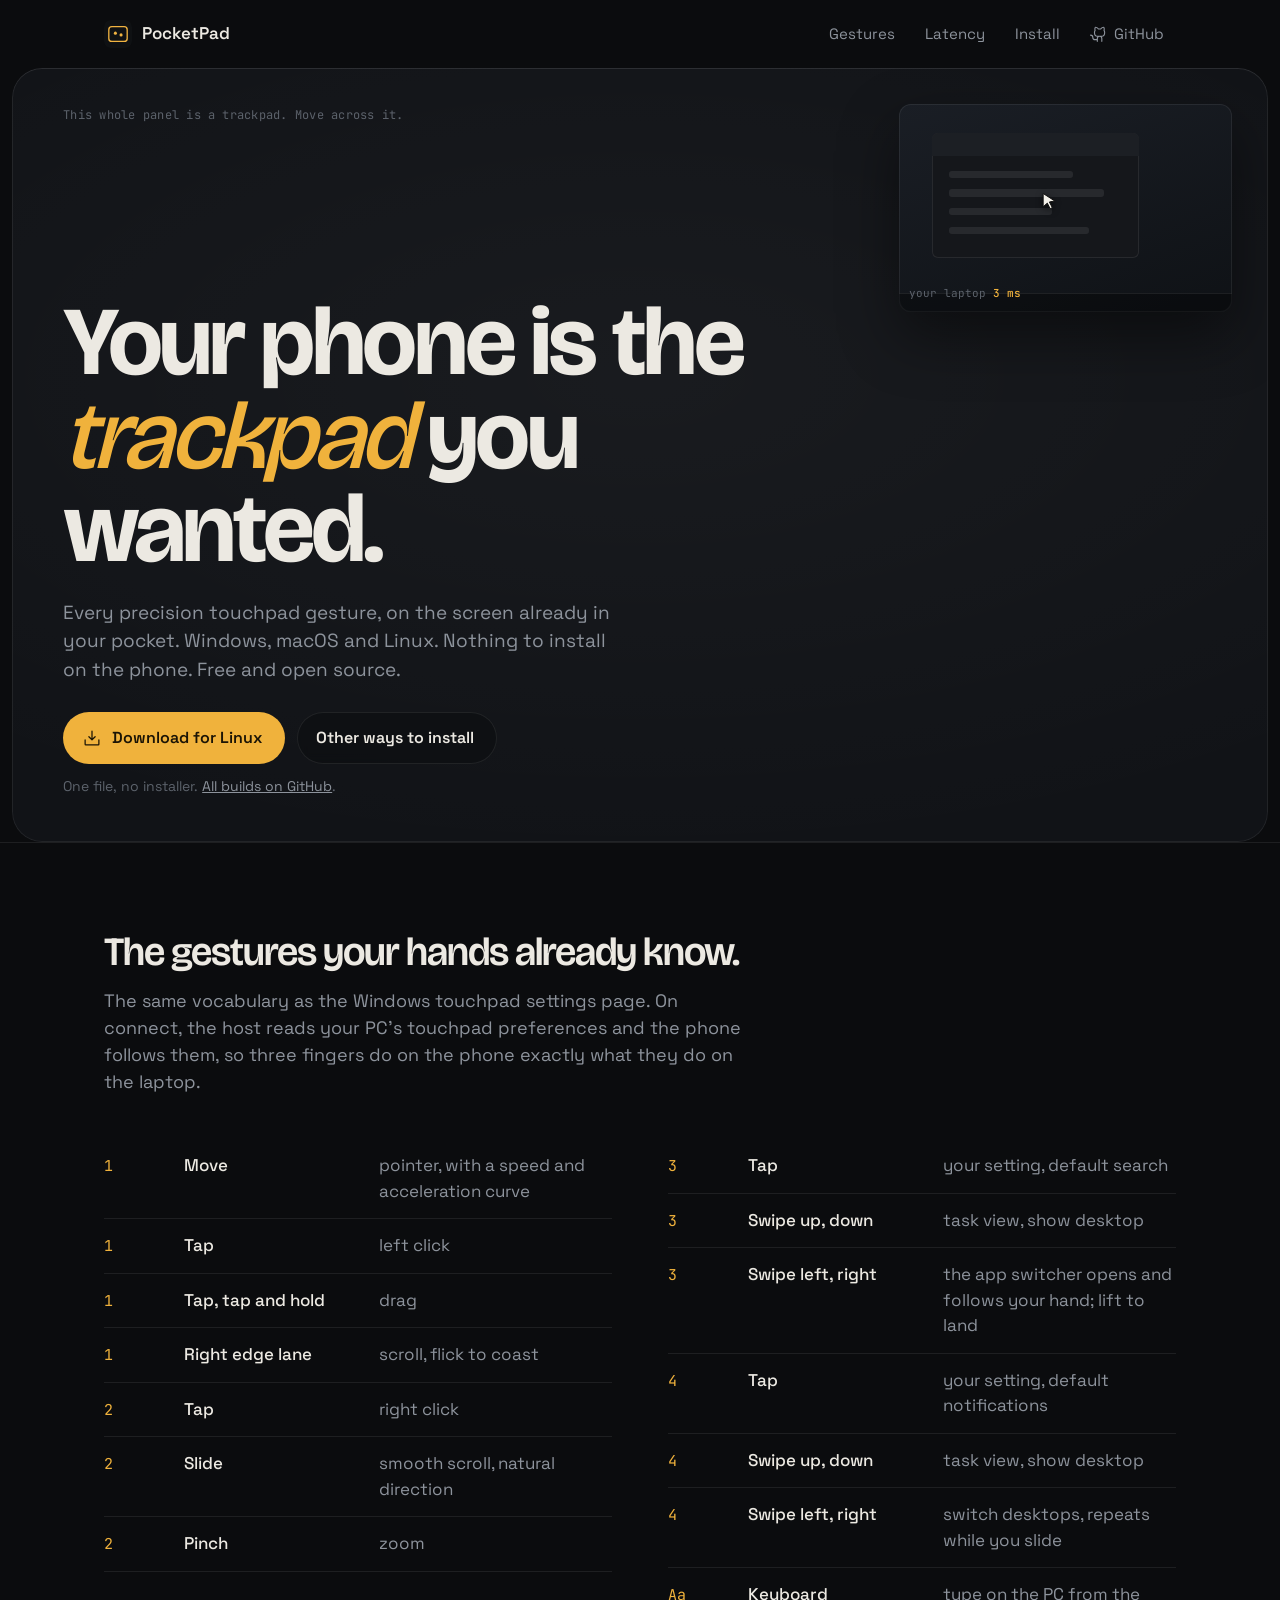
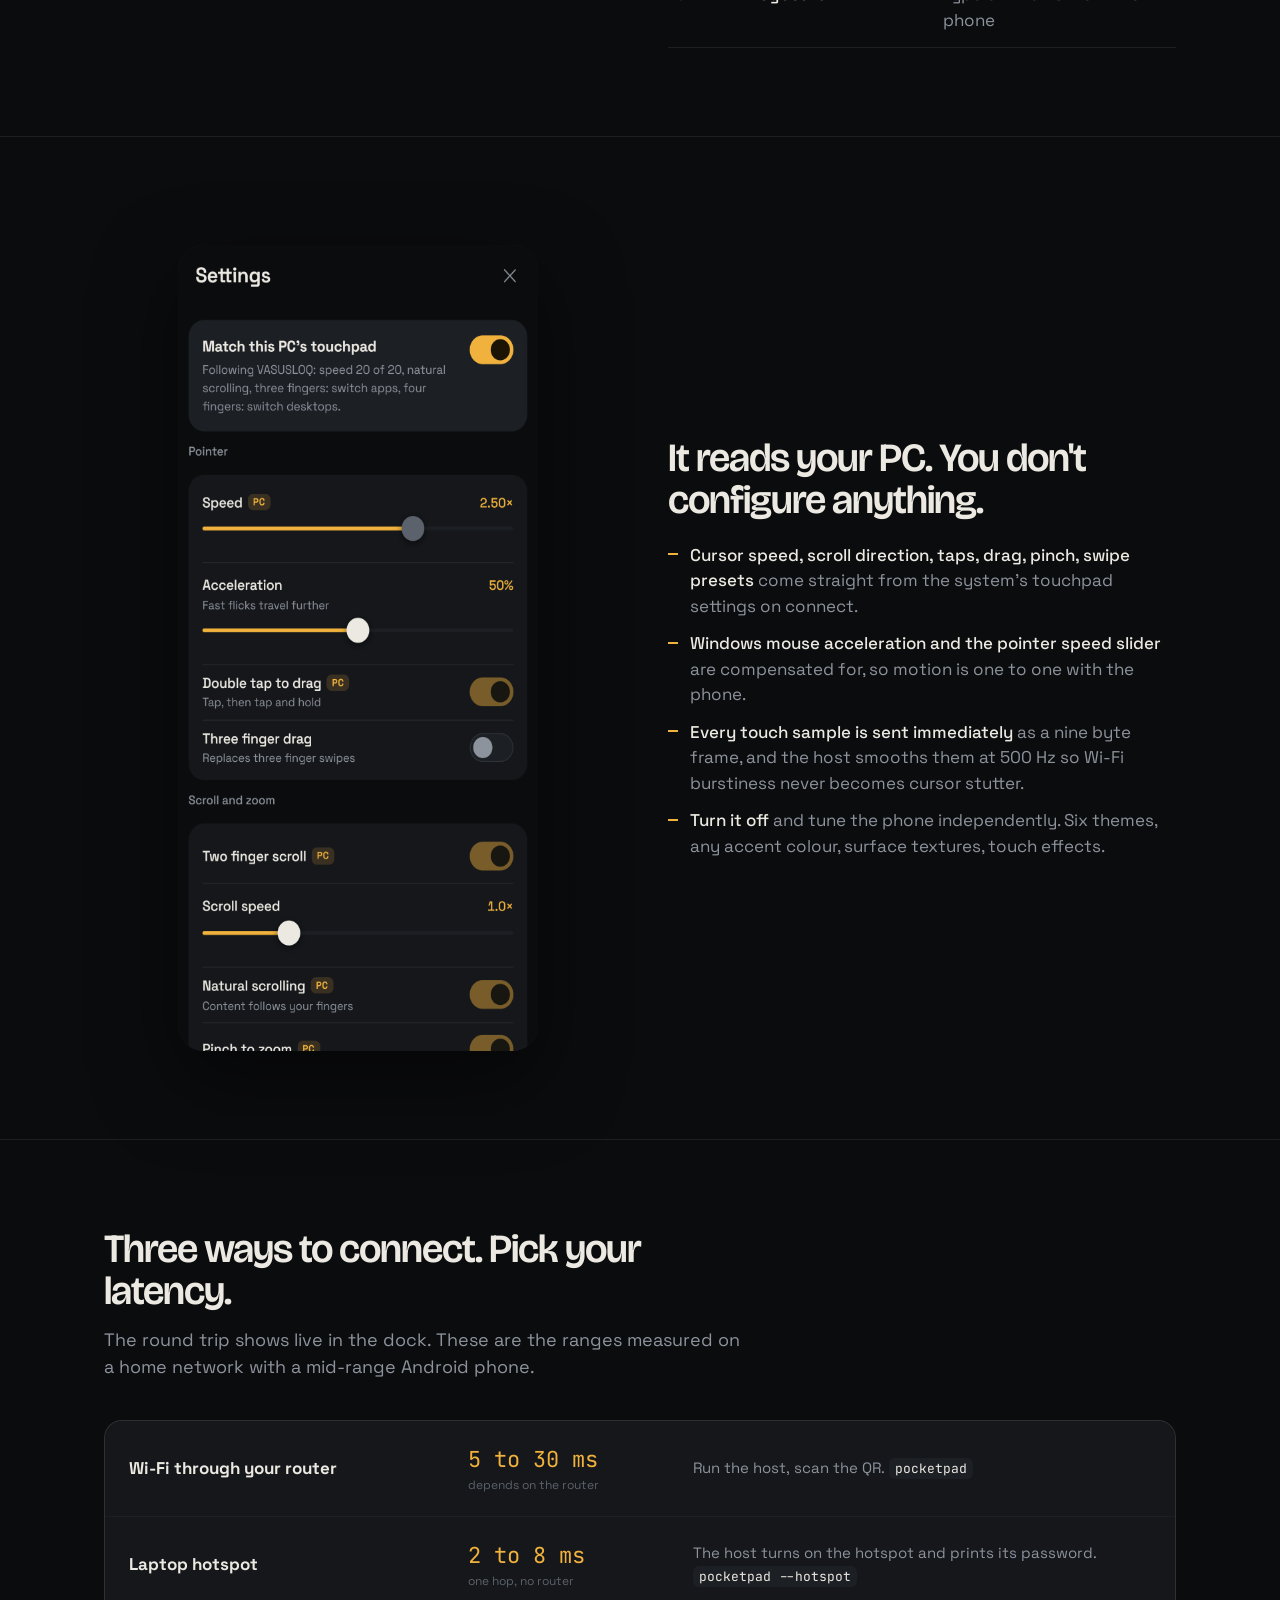
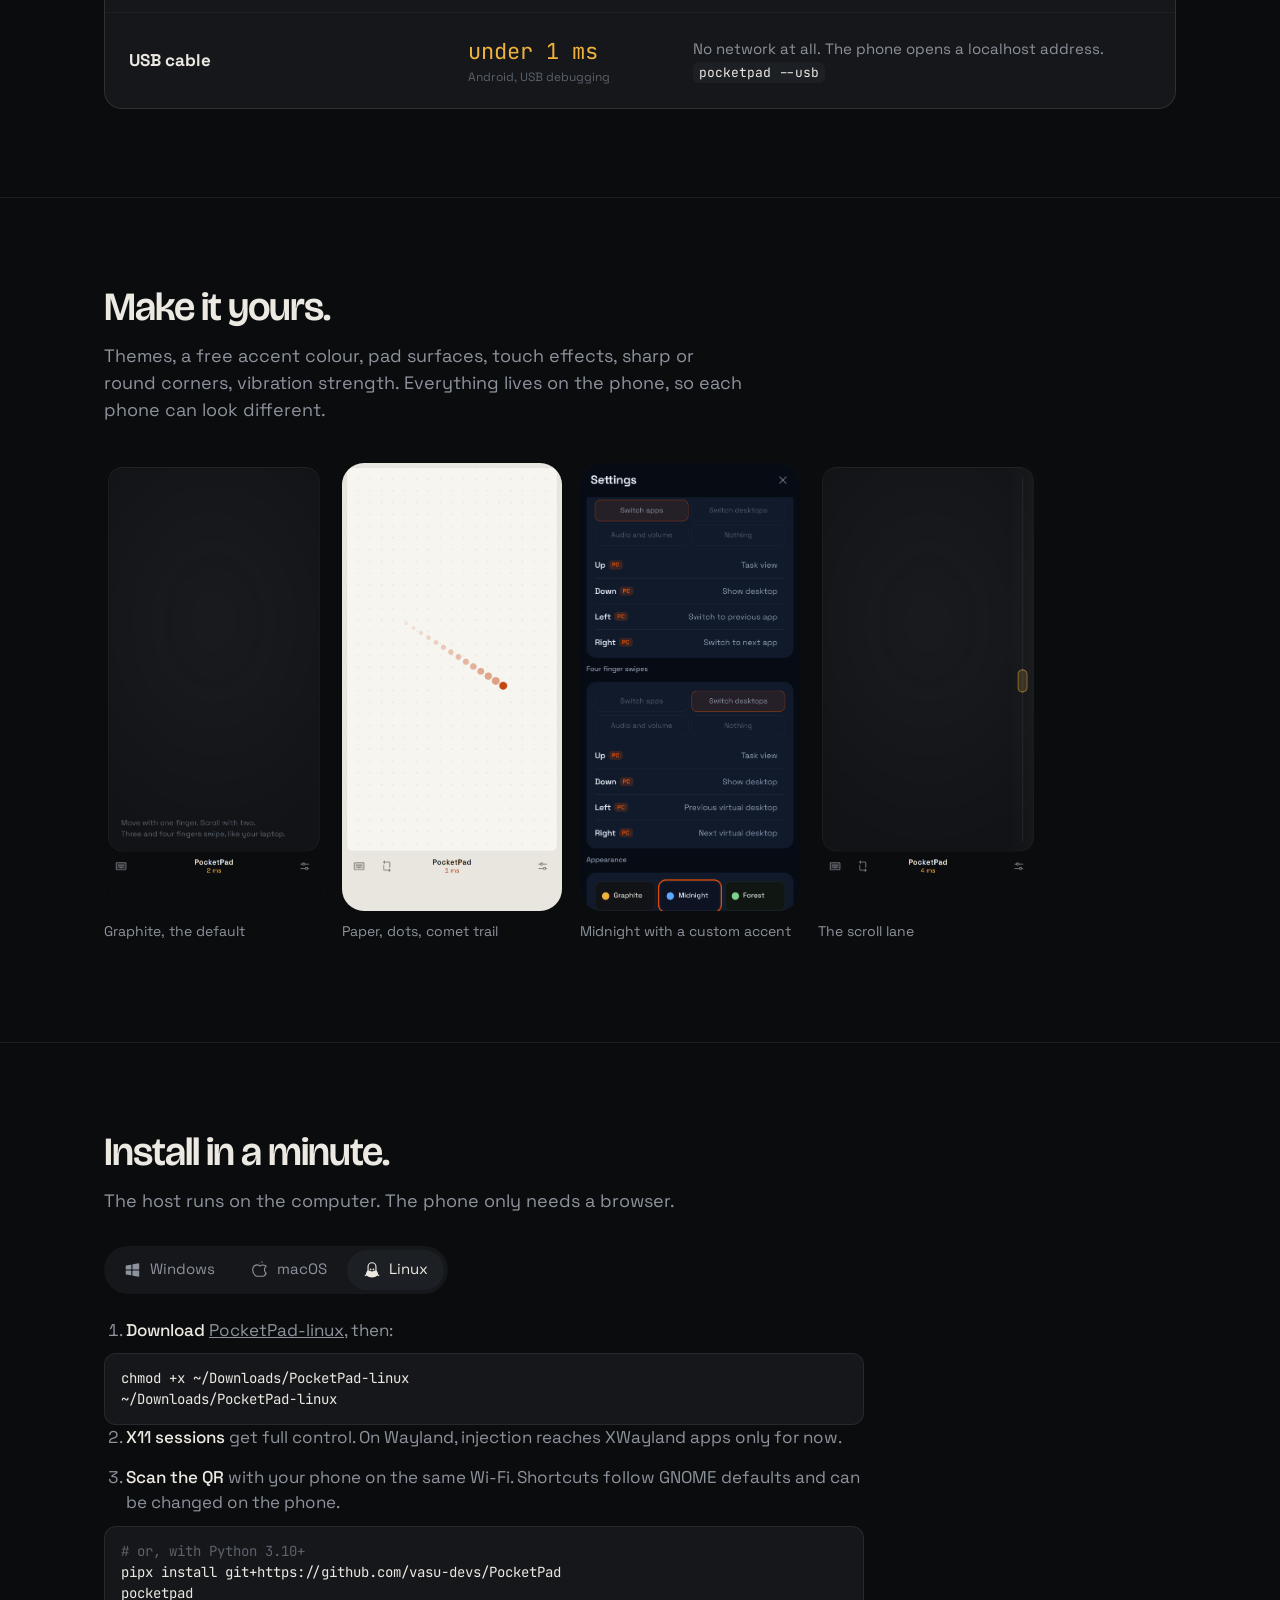
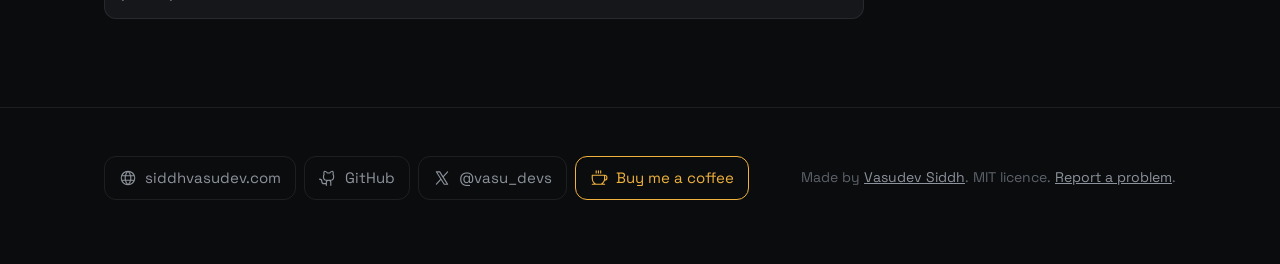
<file: site/index.html>
<!doctype html>
<html lang="en" class="js">
<head>
<meta charset="utf-8">
<meta name="viewport" content="width=device-width, initial-scale=1">
<title>PocketPad</title>
<meta name="description" content="Use your phone as a precision-style trackpad for Windows, macOS and Linux. Nothing to install on the phone. Open source, free.">
<meta property="og:title" content="PocketPad">
<meta property="og:description" content="Your phone is the trackpad you wanted. Windows, macOS and Linux. Nothing to install on the phone.">
<meta property="og:image" content="https://getpocketpad.vercel.app/assets/pad_main.png">
<meta name="twitter:card" content="summary_large_image">
<meta name="twitter:creator" content="@vasu_devs">
<meta name="theme-color" content="#0b0c0e">
<link rel="icon" href="assets/icon.svg" type="image/svg+xml">
<link rel="preload" href="assets/space-grotesk.woff2" as="font" type="font/woff2" crossorigin>
<link rel="preconnect" href="https://fonts.googleapis.com">
<link rel="stylesheet" href="https://fonts.googleapis.com/css2?family=Bricolage+Grotesque:opsz,wght@12..96,500;12..96,600;12..96,700&family=JetBrains+Mono:wght@400;500&display=swap">
<style>
@font-face { font-family: "Space Grotesk"; src: url("assets/space-grotesk.woff2") format("woff2"); font-weight: 300 700; font-display: swap; }
:root {
  --bg: #0b0c0e; --pad: #111317; --panel: #15171b; --panel-2: #1c1f24;
  --line: rgba(255,255,255,0.08); --edge: rgba(255,255,255,0.07);
  --text: #ece9e2; --muted: #8d939c; --faint: #5c626b;
  --accent: #f0b23c; --accent-ink: #1b1405; --accent-soft: rgba(240,178,60,0.16);
  --font: "Space Grotesk", system-ui, -apple-system, "Segoe UI", sans-serif;
  --display: "Bricolage Grotesque", "Space Grotesk", system-ui, sans-serif;
  --amber-deep: #b8741a;
  --mono: "JetBrains Mono", ui-monospace, SFMono-Regular, Menlo, Consolas, monospace;
  --ease: cubic-bezier(0.16, 1, 0.3, 1);
  --w: 1120px;
}
* { box-sizing: border-box; }
html { scroll-behavior: smooth; }
body { margin: 0; background: var(--bg); color: var(--text); font-family: var(--font); font-size: 17px; line-height: 1.5; -webkit-font-smoothing: antialiased; }
a { color: inherit; }
svg { fill: currentColor; }
.wrap { max-width: var(--w); margin: 0 auto; padding: 0 24px; }
h1, h2, h3 { margin: 0; font-family: var(--display); font-weight: 600; letter-spacing: -0.025em; line-height: 1.05; font-variation-settings: "opsz" 96; }
h2 { font-size: clamp(28px, 4vw, 40px); }
p { margin: 0; }
.muted { color: var(--muted); }
.mono { font-family: var(--mono); font-size: 0.92em; }
::selection { background: var(--accent); color: var(--accent-ink); }

/* nav */
.nav { display: flex; align-items: center; justify-content: space-between; height: 68px; }
.brand { display: flex; align-items: center; gap: 10px; font-weight: 600; text-decoration: none; }
.brand img { width: 28px; height: 28px; border-radius: 7px; }
.nav-links { display: flex; gap: 6px; }
.nav-links a { text-decoration: none; color: var(--muted); padding: 8px 12px; border-radius: 10px; font-size: 15px; }
.nav-links a:hover { color: var(--text); background: var(--panel); }
.nav-links .gh { display: inline-flex; align-items: center; gap: 6px; }
.nav-links .gh svg { width: 18px; height: 18px; }

/* hero: the page opens as the trackpad itself */
.hero-wrap { padding: 0 12px; }
.hero {
  position: relative; min-height: min(86vh, 860px); border-radius: 30px; overflow: hidden;
  background: var(--pad); box-shadow: inset 0 0 0 1px var(--edge), inset 0 1px 0 rgba(255,255,255,0.04);
  background-image: radial-gradient(120% 90% at 50% 40%, rgba(255,255,255,0.035), transparent 70%);
  touch-action: none; cursor: crosshair;
}
.hero canvas { position: absolute; inset: 0; width: 100%; height: 100%; pointer-events: none; }
.hero-copy { position: absolute; left: clamp(20px, 4vw, 56px); right: clamp(20px, 4vw, 56px); bottom: clamp(24px, 5vh, 56px); max-width: 780px; pointer-events: none; }
.hero-copy > * { pointer-events: auto; }
.hero h1 { font-size: clamp(44px, 7.6vw, 104px); font-weight: 700; letter-spacing: -0.035em; line-height: 0.96; }
.hero h1 em { font-style: italic; font-weight: 500; color: var(--accent); }
.hero .lede { margin-top: 22px; font-size: clamp(16px, 1.5vw, 19px); color: var(--muted); max-width: 30em; }
.cta { display: flex; flex-wrap: wrap; gap: 12px; margin-top: 28px; align-items: center; }
.btn { display: inline-flex; align-items: center; gap: 10px; height: 52px; padding: 0 22px 0 18px; border-radius: 999px; text-decoration: none; font-weight: 600; font-size: 16px; border: 1px solid transparent; transition: transform 0.15s var(--ease), background 0.2s; }
.btn:active { transform: scale(0.98); }
.btn svg { width: 20px; height: 20px; }
.btn-primary { background: var(--accent); color: var(--accent-ink); }
.btn-primary:hover { background: #f6c257; }
.btn-ghost { background: rgba(11,12,14,0.5); color: var(--text); border-color: var(--line); backdrop-filter: blur(6px); }
.btn-ghost:hover { background: var(--panel); }
.cta-note { width: 100%; font-size: 14px; color: var(--faint); }
.cta-note a { color: var(--muted); }
/* the mirror: a laptop screen pinned inside the pad, showing where your cursor went */
.mirror { position: absolute; top: clamp(16px, 3vw, 36px); right: clamp(16px, 3vw, 36px); width: clamp(180px, 26vw, 340px); aspect-ratio: 16 / 10; border-radius: 12px;
  background: linear-gradient(160deg, #1a1e25, #0f1216); box-shadow: inset 0 0 0 1px var(--edge), 0 24px 60px rgba(0,0,0,0.45); overflow: hidden; pointer-events: none; }
.mirror .win { position: absolute; left: 10%; top: 14%; width: 62%; height: 60%; border-radius: 6px; background: var(--panel); box-shadow: inset 0 0 0 1px var(--line); }
.mirror .win::before { content: ""; position: absolute; left: 0; right: 0; top: 0; height: 18%; border-radius: 6px 6px 0 0; background: var(--panel-2); }
.mirror .win i { position: absolute; left: 8%; height: 6%; border-radius: 3px; background: var(--line); }
.mirror .win i:nth-child(1) { top: 30%; width: 60%; } .mirror .win i:nth-child(2) { top: 45%; width: 75%; } .mirror .win i:nth-child(3) { top: 60%; width: 50%; } .mirror .win i:nth-child(4) { top: 75%; width: 68%; }
.mirror .taskbar { position: absolute; left: 0; right: 0; bottom: 0; height: 9%; background: rgba(0,0,0,0.35); border-top: 1px solid var(--line); }
.mirror .cursor { position: absolute; width: 6%; left: 40%; top: 40%; filter: drop-shadow(0 2px 3px rgba(0,0,0,0.6)); }
.mirror .cap { position: absolute; left: 10px; bottom: 10px; font-family: var(--mono); font-size: 11px; color: var(--faint); }
.mirror .cap b { color: var(--accent); font-weight: 500; }
.hero-hint { position: absolute; top: clamp(20px, 3vw, 40px); left: clamp(20px, 4vw, 56px); margin: 0; font-family: var(--mono); font-size: 12px; color: var(--faint); letter-spacing: 0.02em; transition: opacity 0.5s; }
.hero-hint.gone { opacity: 0; }

/* sections */
section { padding: 88px 0; border-top: 1px solid var(--line); }
.sec-head { max-width: 38em; }
.sec-head p { margin-top: 14px; color: var(--muted); font-size: 18px; }

/* gestures ledger */
.ledger { display: grid; grid-template-columns: 1fr 1fr; gap: 0 56px; margin-top: 44px; }
.ledger .row { display: grid; grid-template-columns: 64px 1fr 1.3fr; gap: 16px; align-items: baseline; padding: 14px 0; border-bottom: 1px solid var(--line); }
.ledger .n { font-family: var(--mono); color: var(--accent); font-size: 15px; }
.ledger .g { font-weight: 500; }
.ledger .r { color: var(--muted); }

/* follows */
.split { display: grid; grid-template-columns: 1fr 1fr; gap: 56px; align-items: center; margin-top: 20px; }
.split img { width: 100%; max-width: 360px; border-radius: 26px; box-shadow: 0 30px 80px rgba(0,0,0,0.5), inset 0 0 0 1px var(--line); justify-self: center; }
.split ul { margin: 22px 0 0; padding: 0; list-style: none; display: grid; gap: 12px; }
.split li { padding-left: 22px; position: relative; color: var(--muted); }
.split li::before { content: ""; position: absolute; left: 0; top: 0.62em; width: 10px; height: 2px; background: var(--accent); }
.split li b { color: var(--text); font-weight: 500; }

/* modes */
.modes { margin-top: 40px; display: grid; gap: 1px; background: var(--line); border: 1px solid var(--line); border-radius: 18px; overflow: hidden; }
.mode { display: grid; grid-template-columns: 1.1fr 0.7fr 1.6fr; gap: 24px; align-items: center; padding: 22px 24px; background: var(--panel); }
.mode .lat { font-family: var(--mono); font-size: 22px; color: var(--accent); }
.mode .lat small { display: block; font-size: 12px; color: var(--faint); font-family: var(--font); }
.mode .what { color: var(--muted); font-size: 15px; }
.mode .what code { font-family: var(--mono); color: var(--text); background: var(--panel-2); padding: 2px 6px; border-radius: 6px; font-size: 13px; }

/* looks */
.strip { display: flex; gap: 18px; margin-top: 40px; overflow-x: auto; padding-bottom: 12px; scroll-snap-type: x mandatory; scrollbar-width: none; }
.strip::-webkit-scrollbar { display: none; }
.strip figure { margin: 0; flex: 0 0 auto; width: 220px; scroll-snap-align: start; }
.strip img { width: 100%; border-radius: 22px; box-shadow: inset 0 0 0 1px var(--line); display: block; }
.strip figcaption { margin-top: 10px; font-size: 14px; color: var(--muted); }

/* install */
.tabs { display: inline-flex; gap: 4px; padding: 4px; border-radius: 999px; background: var(--panel); margin-top: 32px; }
.tab { height: 40px; padding: 0 16px; border-radius: 999px; border: 0; background: transparent; color: var(--muted); font: inherit; font-size: 15px; display: inline-flex; align-items: center; gap: 8px; cursor: pointer; }
.tab svg { width: 18px; height: 18px; }
.tab.on { background: var(--panel-2); color: var(--text); }
.steps { margin-top: 24px; display: none; max-width: 760px; }
.steps.on { display: block; }
.steps ol { margin: 0; padding-left: 22px; display: grid; gap: 14px; color: var(--muted); }
.steps li b { color: var(--text); font-weight: 500; }
pre { margin: 10px 0 0; padding: 14px 16px; background: var(--panel); border: 1px solid var(--line); border-radius: 12px; font-family: var(--mono); font-size: 14px; color: var(--text); overflow-x: auto; white-space: pre; }
pre .c { color: var(--faint); }
.dl-row { display: flex; flex-wrap: wrap; gap: 10px; margin-top: 18px; }

/* footer */
footer { border-top: 1px solid var(--line); padding: 48px 0 64px; }
.foot { display: flex; flex-wrap: wrap; justify-content: space-between; gap: 24px; align-items: center; }
.foot .links { display: flex; flex-wrap: wrap; gap: 8px; }
.foot .links a { display: inline-flex; align-items: center; gap: 8px; text-decoration: none; color: var(--muted); padding: 10px 14px; border-radius: 12px; border: 1px solid var(--line); font-size: 15px; }
.foot .links a:hover { color: var(--text); background: var(--panel); }
.foot .links svg { width: 18px; height: 18px; }
.foot .links .coffee { border-color: var(--accent); color: var(--accent); }
.foot .links .coffee:hover { background: var(--accent-soft); color: var(--accent); }
.foot p { color: var(--faint); font-size: 14px; }
.foot p a { color: var(--muted); }

/* reveal */
html.js .rv { opacity: 0; transform: translateY(14px); transition: opacity 0.7s var(--ease), transform 0.7s var(--ease); }
html.js .rv.in { opacity: 1; transform: none; }
@media (prefers-reduced-motion: reduce) { .rv { opacity: 1; transform: none; transition: none; } html { scroll-behavior: auto; } }

@media (max-width: 900px) {
  .hero { min-height: 82vh; }
  .mirror { width: 150px; }
  .hero-hint { max-width: 46%; font-size: 11px; line-height: 1.4; }
  .ledger { grid-template-columns: 1fr; }
  .split { grid-template-columns: 1fr; }
  .mode { grid-template-columns: 1fr; gap: 8px; }
  .nav-links a:not(.gh) { display: none; }
}
@media (max-width: 520px) {
  body { font-size: 16px; }
  section { padding: 64px 0; }
  .ledger .row { grid-template-columns: 44px 1fr; }
  .ledger .r { grid-column: 2; }
  .tab span { display: none; }
}
</style>
</head>
<body>

<header class="wrap nav">
  <a class="brand" href="#"><img src="assets/icon.svg" alt="">PocketPad</a>
  <nav class="nav-links">
    <a href="#gestures">Gestures</a>
    <a href="#modes">Latency</a>
    <a href="#install">Install</a>
    <a class="gh" href="https://github.com/vasu-devs/PocketPad"><svg viewBox="0 0 256 256"><path d="M208.31,75.68A59.78,59.78,0,0,0,202.93,28,8,8,0,0,0,196,24a59.75,59.75,0,0,0-48,24H124A59.75,59.75,0,0,0,76,24a8,8,0,0,0-6.93,4,59.78,59.78,0,0,0-5.38,47.68A58.14,58.14,0,0,0,56,104v8a56.06,56.06,0,0,0,48.44,55.47A39.8,39.8,0,0,0,96,192v8H72a24,24,0,0,1-24-24A40,40,0,0,0,8,136a8,8,0,0,0,0,16,24,24,0,0,1,24,24,40,40,0,0,0,40,40H96v16a8,8,0,0,0,16,0V192a24,24,0,0,1,48,0v40a8,8,0,0,0,16,0V192a39.8,39.8,0,0,0-8.44-24.53A56.06,56.06,0,0,0,216,112v-8A58.14,58.14,0,0,0,208.31,75.68ZM200,112a40,40,0,0,1-40,40H112a40,40,0,0,1-40-40v-8a41.74,41.74,0,0,1,6.9-22.48A8,8,0,0,0,80,73.83a43.81,43.81,0,0,1,.79-33.58,43.88,43.88,0,0,1,32.32,20.06A8,8,0,0,0,119.82,64h32.35a8,8,0,0,0,6.74-3.69,43.87,43.87,0,0,1,32.32-20.06A43.81,43.81,0,0,1,192,73.83a8.09,8.09,0,0,0,1,7.65A41.72,41.72,0,0,1,200,104Z"/></svg>GitHub</a>
  </nav>
</header>

<main>
  <div class="hero-wrap">
    <div class="hero" id="hero" aria-label="A live trackpad surface. Move your pointer or finger across it.">
      <canvas id="ink"></canvas>
      <p class="hero-hint" id="hero-hint">This whole panel is a trackpad. Move across it.</p>
      <div class="mirror" aria-hidden="true">
        <div class="win"><i></i><i></i><i></i><i></i></div>
        <div class="taskbar"></div>
        <svg class="cursor" id="cursor" viewBox="0 0 24 24"><path d="M5 3l14 9-6.5 1.2L16 20l-2.6 1.2-3.4-6.6L5 19z" fill="#f4f1ea" stroke="#111" stroke-width="1.2" stroke-linejoin="round"/></svg>
        <span class="cap">your laptop <b>3 ms</b></span>
      </div>
      <div class="hero-copy">
        <h1>Your phone is the <em>trackpad</em> you wanted.</h1>
        <p class="lede">Every precision touchpad gesture, on the screen already in your pocket. Windows, macOS and Linux. Nothing to install on the phone. Free and open source.</p>
        <div class="cta">
          <a class="btn btn-primary" id="dl-main" href="https://github.com/vasu-devs/PocketPad/releases/latest"><svg viewBox="0 0 256 256"><path d="M224,152v56a16,16,0,0,1-16,16H48a16,16,0,0,1-16-16V152a8,8,0,0,1,16,0v56H208V152a8,8,0,0,1,16,0Zm-101.66,5.66a8,8,0,0,0,11.32,0l40-40a8,8,0,0,0-11.32-11.32L136,132.69V40a8,8,0,0,0-16,0v92.69L93.66,106.34a8,8,0,0,0-11.32,11.32Z"/></svg><span id="dl-label">Download</span></a>
          <a class="btn btn-ghost" href="#install">Other ways to install</a>
          <p class="cta-note" id="dl-note">One file, no installer. <a href="https://github.com/vasu-devs/PocketPad/releases/latest">All builds on GitHub</a>.</p>
        </div>
      </div>
    </div>
  </div>

  <section id="gestures">
    <div class="wrap">
      <div class="sec-head rv">
        <h2>The gestures your hands already know.</h2>
        <p>The same vocabulary as the Windows touchpad settings page. On connect, the host reads your PC's touchpad preferences and the phone follows them, so three fingers do on the phone exactly what they do on the laptop.</p>
      </div>
      <div class="ledger rv">
        <div>
          <div class="row"><span class="n">1</span><span class="g">Move</span><span class="r">pointer, with a speed and acceleration curve</span></div>
          <div class="row"><span class="n">1</span><span class="g">Tap</span><span class="r">left click</span></div>
          <div class="row"><span class="n">1</span><span class="g">Tap, tap and hold</span><span class="r">drag</span></div>
          <div class="row"><span class="n">1</span><span class="g">Right edge lane</span><span class="r">scroll, flick to coast</span></div>
          <div class="row"><span class="n">2</span><span class="g">Tap</span><span class="r">right click</span></div>
          <div class="row"><span class="n">2</span><span class="g">Slide</span><span class="r">smooth scroll, natural direction</span></div>
          <div class="row"><span class="n">2</span><span class="g">Pinch</span><span class="r">zoom</span></div>
        </div>
        <div>
          <div class="row"><span class="n">3</span><span class="g">Tap</span><span class="r">your setting, default search</span></div>
          <div class="row"><span class="n">3</span><span class="g">Swipe up, down</span><span class="r">task view, show desktop</span></div>
          <div class="row"><span class="n">3</span><span class="g">Swipe left, right</span><span class="r">the app switcher opens and follows your hand; lift to land</span></div>
          <div class="row"><span class="n">4</span><span class="g">Tap</span><span class="r">your setting, default notifications</span></div>
          <div class="row"><span class="n">4</span><span class="g">Swipe up, down</span><span class="r">task view, show desktop</span></div>
          <div class="row"><span class="n">4</span><span class="g">Swipe left, right</span><span class="r">switch desktops, repeats while you slide</span></div>
          <div class="row"><span class="n">Aa</span><span class="g">Keyboard</span><span class="r">type on the PC from the phone</span></div>
        </div>
      </div>
    </div>
  </section>

  <section id="follows">
    <div class="wrap split">
      <img class="rv" src="assets/pad_settings.png" alt="Settings sheet showing Match this PC's touchpad, with fields tagged PC" width="360" height="806" loading="lazy">
      <div class="rv">
        <h2>It reads your PC. You don't configure anything.</h2>
        <ul>
          <li><b>Cursor speed, scroll direction, taps, drag, pinch, swipe presets</b> come straight from the system's touchpad settings on connect.</li>
          <li><b>Windows mouse acceleration and the pointer speed slider</b> are compensated for, so motion is one to one with the phone.</li>
          <li><b>Every touch sample is sent immediately</b> as a nine byte frame, and the host smooths them at 500 Hz so Wi-Fi burstiness never becomes cursor stutter.</li>
          <li><b>Turn it off</b> and tune the phone independently. Six themes, any accent colour, surface textures, touch effects.</li>
        </ul>
      </div>
    </div>
  </section>

  <section id="modes">
    <div class="wrap">
      <div class="sec-head rv">
        <h2>Three ways to connect. Pick your latency.</h2>
        <p>The round trip shows live in the dock. These are the ranges measured on a home network with a mid-range Android phone.</p>
      </div>
      <div class="modes rv">
        <div class="mode"><div><b>Wi-Fi through your router</b></div><div class="lat">5 to 30 ms<small>depends on the router</small></div><div class="what">Run the host, scan the QR. <code>pocketpad</code></div></div>
        <div class="mode"><div><b>Laptop hotspot</b></div><div class="lat">2 to 8 ms<small>one hop, no router</small></div><div class="what">The host turns on the hotspot and prints its password. <code>pocketpad --hotspot</code></div></div>
        <div class="mode"><div><b>USB cable</b></div><div class="lat">under 1 ms<small>Android, USB debugging</small></div><div class="what">No network at all. The phone opens a localhost address. <code>pocketpad --usb</code></div></div>
      </div>
    </div>
  </section>

  <section id="looks">
    <div class="wrap">
      <div class="sec-head rv">
        <h2>Make it yours.</h2>
        <p>Themes, a free accent colour, pad surfaces, touch effects, sharp or round corners, vibration strength. Everything lives on the phone, so each phone can look different.</p>
      </div>
      <div class="strip rv">
        <figure><img src="assets/pad_main.png" alt="Graphite theme" loading="lazy"><figcaption>Graphite, the default</figcaption></figure>
        <figure><img src="assets/pad_paper.png" alt="Paper theme with comet trail and dot surface" loading="lazy"><figcaption>Paper, dots, comet trail</figcaption></figure>
        <figure><img src="assets/pad_midnight.png" alt="Midnight theme with orange accent" loading="lazy"><figcaption>Midnight with a custom accent</figcaption></figure>
        <figure><img src="assets/pad_strip.png" alt="Scroll strip on the right edge" loading="lazy"><figcaption>The scroll lane</figcaption></figure>
      </div>
    </div>
  </section>

  <section id="install">
    <div class="wrap">
      <div class="sec-head rv">
        <h2>Install in a minute.</h2>
        <p>The host runs on the computer. The phone only needs a browser.</p>
      </div>
      <div class="rv">
        <div class="tabs" role="tablist">
          <button class="tab" data-os="windows" role="tab"><svg viewBox="0 0 256 256"><path d="M104,144v51.64a8,8,0,0,1-8,8,8.54,8.54,0,0,1-1.43-.13l-64-11.64A8,8,0,0,1,24,184V144a8,8,0,0,1,8-8H96A8,8,0,0,1,104,144Zm-2.87-89.78a8,8,0,0,0-6.56-1.73l-64,11.64A8,8,0,0,0,24,72v40a8,8,0,0,0,8,8H96a8,8,0,0,0,8-8V60.36A8,8,0,0,0,101.13,54.22ZM208,136H128a8,8,0,0,0-8,8v57.45a8,8,0,0,0,6.57,7.88l80,14.54A7.61,7.61,0,0,0,208,224a8,8,0,0,0,8-8V144A8,8,0,0,0,208,136Zm5.13-102.14a8,8,0,0,0-6.56-1.73l-80,14.55A8,8,0,0,0,120,54.55V112a8,8,0,0,0,8,8h80a8,8,0,0,0,8-8V40A8,8,0,0,0,213.13,33.86Z"/></svg><span>Windows</span></button>
          <button class="tab" data-os="mac" role="tab"><svg viewBox="0 0 256 256"><path d="M223.3,169.59a8.07,8.07,0,0,0-2.8-3.4C203.53,154.53,200,134.64,200,120c0-17.67,13.47-33.06,21.5-40.67a8,8,0,0,0,0-11.62C208.82,55.74,187.82,48,168,48a72.2,72.2,0,0,0-40,12.13,71.56,71.56,0,0,0-90.71,9.09A74.63,74.63,0,0,0,16,123.4a127,127,0,0,0,40.14,89.73A39.8,39.8,0,0,0,83.59,224h87.68a39.84,39.84,0,0,0,29.12-12.57,125,125,0,0,0,17.82-24.6C225.23,174,224.33,172,223.3,169.59Zm-34.63,30.94a23.76,23.76,0,0,1-17.4,7.47H83.59a23.82,23.82,0,0,1-16.44-6.51A111.14,111.14,0,0,1,32,123.4a58.5,58.5,0,0,1,16.62-43.28A55.71,55.71,0,0,1,88,64h.29a55.94,55.94,0,0,1,35.61,12.87,8,8,0,0,0,10.27,0A55.4,55.4,0,0,1,168,64c12.43,0,26,4.72,35.85,12.29C197.54,84.57,184,102.67,184,120c0,14.5,3.11,32.68,17.3,49.32A104.67,104.67,0,0,1,188.67,200.53ZM128,40a8,8,0,0,1,0-16A32,32,0,0,1,160,8a8,8,0,0,1,0,16A16,16,0,0,0,128,40Z"/></svg><span>macOS</span></button>
          <button class="tab" data-os="linux" role="tab"><svg viewBox="0 0 256 256"><path d="M161.22,209.74a4,4,0,0,1-3.31,6.26H98.1a4,4,0,0,1-3.31-6.26,40,40,0,0,1,66.43,0Zm68.93,3.37a8,8,0,0,1-11.2,1.57l-10.6-8a127.93,127.93,0,0,1-160.7,0l-10.6,8a8,8,0,1,1-9.63-12.78l11.3-8.51A127.92,127.92,0,0,1,64,131.28V80a64,64,0,0,1,128,0v51.28a127.92,127.92,0,0,1,25.28,62.11l11.3,8.51A8,8,0,0,1,230.15,213.11ZM176,131.28V80A48,48,0,0,0,80,80v51.28c0,1.6-.05,3.19-.14,4.77A111.92,111.92,0,0,0,128,148a111.92,111.92,0,0,0,48.14-12A47.21,47.21,0,0,1,176,131.28ZM96,120a12,12,0,1,0,12-12A12,12,0,0,0,96,120Zm52,12a12,12,0,1,0-12-12A12,12,0,0,0,148,132Z"/></svg><span>Linux</span></button>
        </div>

        <div class="steps" data-os="windows">
          <ol>
            <li><b>Download</b> <a href="https://github.com/vasu-devs/PocketPad/releases/latest/download/PocketPad-windows.exe">PocketPad-windows.exe</a> and run it. SmartScreen asks once because the file is unsigned; choose "More info", then "Run anyway".</li>
            <li><b>Allow it on private networks</b> when the firewall asks.</li>
            <li><b>Scan the QR</b> with your phone on the same Wi-Fi. Tap once for full screen, or add it to the home screen.</li>
          </ol>
          <pre><span class="c"># or, with Python 3.10+</span>
pipx install git+https://github.com/vasu-devs/PocketPad
pocketpad</pre>
        </div>
        <div class="steps" data-os="mac">
          <ol>
            <li><b>Download</b> <a href="https://github.com/vasu-devs/PocketPad/releases/latest/download/PocketPad-macos">PocketPad-macos</a>, then in Terminal:</li>
          </ol>
          <pre>chmod +x ~/Downloads/PocketPad-macos
xattr -d com.apple.quarantine ~/Downloads/PocketPad-macos   <span class="c"># unsigned build</span>
~/Downloads/PocketPad-macos</pre>
          <ol start="2">
            <li><b>Grant Accessibility</b> to Terminal under System Settings, Privacy &amp; Security, Accessibility. Without it macOS silently drops synthetic clicks and keys.</li>
            <li><b>Scan the QR</b> with your phone on the same Wi-Fi.</li>
          </ol>
          <pre><span class="c"># or, with Python 3.10+</span>
pipx install git+https://github.com/vasu-devs/PocketPad
pocketpad</pre>
        </div>
        <div class="steps" data-os="linux">
          <ol>
            <li><b>Download</b> <a href="https://github.com/vasu-devs/PocketPad/releases/latest/download/PocketPad-linux">PocketPad-linux</a>, then:</li>
          </ol>
          <pre>chmod +x ~/Downloads/PocketPad-linux
~/Downloads/PocketPad-linux</pre>
          <ol start="2">
            <li><b>X11 sessions</b> get full control. On Wayland, injection reaches XWayland apps only for now.</li>
            <li><b>Scan the QR</b> with your phone on the same Wi-Fi. Shortcuts follow GNOME defaults and can be changed on the phone.</li>
          </ol>
          <pre><span class="c"># or, with Python 3.10+</span>
pipx install git+https://github.com/vasu-devs/PocketPad
pocketpad</pre>
        </div>
      </div>
    </div>
  </section>
</main>

<footer>
  <div class="wrap foot">
    <div class="links">
      <a href="https://siddhvasudev.com"><svg viewBox="0 0 256 256"><path d="M128,24h0A104,104,0,1,0,232,128,104.12,104.12,0,0,0,128,24Zm88,104a87.61,87.61,0,0,1-3.33,24H174.16a157.44,157.44,0,0,0,0-48h38.51A87.61,87.61,0,0,1,216,128ZM102,168H154a115.11,115.11,0,0,1-26,45A115.27,115.27,0,0,1,102,168Zm-3.9-16a140.84,140.84,0,0,1,0-48h59.88a140.84,140.84,0,0,1,0,48ZM40,128a87.61,87.61,0,0,1,3.33-24H81.84a157.44,157.44,0,0,0,0,48H43.33A87.61,87.61,0,0,1,40,128ZM154,88H102a115.11,115.11,0,0,1,26-45A115.27,115.27,0,0,1,154,88Zm52.33,0H170.71a135.28,135.28,0,0,0-22.3-45.6A88.29,88.29,0,0,1,206.37,88ZM107.59,42.4A135.28,135.28,0,0,0,85.29,88H49.63A88.29,88.29,0,0,1,107.59,42.4ZM49.63,168H85.29a135.28,135.28,0,0,0,22.3,45.6A88.29,88.29,0,0,1,49.63,168Zm98.78,45.6a135.28,135.28,0,0,0,22.3-45.6h35.66A88.29,88.29,0,0,1,148.41,213.6Z"/></svg>siddhvasudev.com</a>
      <a href="https://github.com/vasu-devs/PocketPad"><svg viewBox="0 0 256 256"><path d="M208.31,75.68A59.78,59.78,0,0,0,202.93,28,8,8,0,0,0,196,24a59.75,59.75,0,0,0-48,24H124A59.75,59.75,0,0,0,76,24a8,8,0,0,0-6.93,4,59.78,59.78,0,0,0-5.38,47.68A58.14,58.14,0,0,0,56,104v8a56.06,56.06,0,0,0,48.44,55.47A39.8,39.8,0,0,0,96,192v8H72a24,24,0,0,1-24-24A40,40,0,0,0,8,136a8,8,0,0,0,0,16,24,24,0,0,1,24,24,40,40,0,0,0,40,40H96v16a8,8,0,0,0,16,0V192a24,24,0,0,1,48,0v40a8,8,0,0,0,16,0V192a39.8,39.8,0,0,0-8.44-24.53A56.06,56.06,0,0,0,216,112v-8A58.14,58.14,0,0,0,208.31,75.68ZM200,112a40,40,0,0,1-40,40H112a40,40,0,0,1-40-40v-8a41.74,41.74,0,0,1,6.9-22.48A8,8,0,0,0,80,73.83a43.81,43.81,0,0,1,.79-33.58,43.88,43.88,0,0,1,32.32,20.06A8,8,0,0,0,119.82,64h32.35a8,8,0,0,0,6.74-3.69,43.87,43.87,0,0,1,32.32-20.06A43.81,43.81,0,0,1,192,73.83a8.09,8.09,0,0,0,1,7.65A41.72,41.72,0,0,1,200,104Z"/></svg>GitHub</a>
      <a href="https://x.com/vasu_devs"><svg viewBox="0 0 256 256"><path d="M214.75,211.71l-62.6-98.38,61.77-67.95a8,8,0,0,0-11.84-10.76L143.24,99.34,102.75,35.71A8,8,0,0,0,96,32H48a8,8,0,0,0-6.75,12.3l62.6,98.37-61.77,68a8,8,0,1,0,11.84,10.76l58.84-64.72,40.49,63.63A8,8,0,0,0,160,224h48a8,8,0,0,0,6.75-12.29ZM164.39,208,62.57,48h29L193.43,208Z"/></svg>@vasu_devs</a>
      <a class="coffee" href="https://buymeacoffee.com/vasu.devs"><svg viewBox="0 0 256 256"><path d="M80,56V24a8,8,0,0,1,16,0V56a8,8,0,0,1-16,0Zm40,8a8,8,0,0,0,8-8V24a8,8,0,0,0-16,0V56A8,8,0,0,0,120,64Zm32,0a8,8,0,0,0,8-8V24a8,8,0,0,0-16,0V56A8,8,0,0,0,152,64Zm96,56v8a40,40,0,0,1-37.51,39.91,96.59,96.59,0,0,1-27,40.09H208a8,8,0,0,1,0,16H32a8,8,0,0,1,0-16H56.54A96.3,96.3,0,0,1,24,136V88a8,8,0,0,1,8-8H208A40,40,0,0,1,248,120ZM200,96H40v40a80.27,80.27,0,0,0,45.12,72h69.76A80.27,80.27,0,0,0,200,136Zm32,24a24,24,0,0,0-16-22.62V136a95.78,95.78,0,0,1-1.2,15A24,24,0,0,0,232,128Z"/></svg>Buy me a coffee</a>
    </div>
    <p>Made by <a href="https://siddhvasudev.com">Vasudev Siddh</a>. MIT licence. <a href="https://github.com/vasu-devs/PocketPad/issues">Report a problem</a>.</p>
  </div>
</footer>

<script>
(function () {
  // ---- detect OS for the primary download
  const ua = navigator.userAgent, plat = (navigator.userAgentData && navigator.userAgentData.platform) || navigator.platform || '';
  let os = 'windows';
  if (/Mac/i.test(plat) && !/iPhone|iPad/.test(ua)) os = 'mac';
  else if (/Linux|X11/i.test(plat) && !/Android/.test(ua)) os = 'linux';
  else if (/Android|iPhone|iPad/.test(ua)) os = 'phone';
  const base = 'https://github.com/vasu-devs/PocketPad/releases/latest/download/';
  const files = { windows: ['PocketPad-windows.exe', 'Download for Windows'], mac: ['PocketPad-macos', 'Download for macOS'], linux: ['PocketPad-linux', 'Download for Linux'] };
  const dl = document.getElementById('dl-main'), label = document.getElementById('dl-label'), note = document.getElementById('dl-note');
  if (files[os]) { dl.href = base + files[os][0]; label.textContent = files[os][1]; }
  else { label.textContent = 'Get it for your computer'; note.innerHTML = 'You are on a phone: the host runs on the computer, this page is where you download it. <a href="https://github.com/vasu-devs/PocketPad/releases/latest">All builds on GitHub</a>.'; }

  // ---- install tabs
  const tabs = document.querySelectorAll('.tab'), steps = document.querySelectorAll('.steps');
  function pick(o) { tabs.forEach(t => t.classList.toggle('on', t.dataset.os === o)); steps.forEach(s => s.classList.toggle('on', s.dataset.os === o)); }
  tabs.forEach(t => t.addEventListener('click', () => pick(t.dataset.os)));
  pick(files[os] ? os : 'windows');

  // ---- reveal on scroll
  const io = new IntersectionObserver(es => es.forEach(e => { if (e.isIntersecting) { e.target.classList.add('in'); io.unobserve(e.target); } }), { threshold: 0.15 });
  document.querySelectorAll('.rv').forEach(el => io.observe(el));
  setTimeout(() => document.querySelectorAll('.rv').forEach(el => el.classList.add('in')), 2500); // safety net

  // ---- the hero is a trackpad: your pointer draws ink, the mirror shows the mapped cursor
  const hero = document.getElementById('hero'), canvas = document.getElementById('ink'), ctx = canvas.getContext('2d');
  const cursor = document.getElementById('cursor'), hint = document.getElementById('hero-hint');
  const reduce = matchMedia('(prefers-reduced-motion: reduce)').matches;
  let contacts = [], trail = [], raf = 0, cx = 0.42, cy = 0.42, lastPt = null;
  function size() { const r = canvas.getBoundingClientRect(); const d = Math.min(2, devicePixelRatio || 1); canvas.width = r.width * d; canvas.height = r.height * d; ctx.setTransform(d, 0, 0, d, 0, 0); }
  size(); addEventListener('resize', size);
  function place() { cursor.style.left = (cx * 100) + '%'; cursor.style.top = (cy * 100) + '%'; }
  function draw() {
    raf = 0; const r = canvas.getBoundingClientRect(); ctx.clearRect(0, 0, r.width, r.height);
    const now = performance.now(); const life = reduce ? 1 : 520; trail = trail.filter(p => now - p.t < life);
    ctx.lineWidth = 1.25;
    for (const p of trail) { const k = 1 - (now - p.t) / life; ctx.beginPath(); ctx.arc(p.x, p.y, 6 + 14 * (1 - k), 0, Math.PI * 2); ctx.strokeStyle = 'rgba(184,116,26,' + (0.45 * k).toFixed(3) + ')'; ctx.stroke(); }
    for (const c of contacts) { ctx.beginPath(); ctx.arc(c.x, c.y, 22, 0, Math.PI * 2); ctx.fillStyle = 'rgba(240,178,60,0.12)'; ctx.fill(); ctx.lineWidth = 1.5; ctx.strokeStyle = 'rgba(240,178,60,0.9)'; ctx.stroke(); }
    if (contacts.length || trail.length) raf = requestAnimationFrame(draw);
  }
  function local(e) { const r = canvas.getBoundingClientRect(); return { x: e.clientX - r.left, y: e.clientY - r.top, w: r.width, h: r.height }; }
  function onMove(e) {
    const p = local(e);
    if (lastPt) { cx = Math.min(0.94, Math.max(0, cx + (p.x - lastPt.x) * 1.4 / p.w)); cy = Math.min(0.9, Math.max(0, cy + (p.y - lastPt.y) * 1.4 / p.h)); place(); }
    lastPt = p; contacts = [p]; if (!reduce) { trail.push({ x: p.x, y: p.y, t: performance.now() }); if (trail.length > 240) trail.shift(); }
    hint.classList.add('gone'); if (!raf) raf = requestAnimationFrame(draw);
  }
  function onLeave() { lastPt = null; contacts = []; if (!raf) raf = requestAnimationFrame(draw); }
  hero.addEventListener('pointermove', onMove);
  hero.addEventListener('pointerdown', e => { if (e.target.closest('a, button')) return; onMove(e); e.preventDefault(); });
  hero.addEventListener('pointerleave', onLeave); hero.addEventListener('pointerup', onLeave); hero.addEventListener('pointercancel', onLeave);
  place();
})();
</script>
</body>
</html>
</file>
